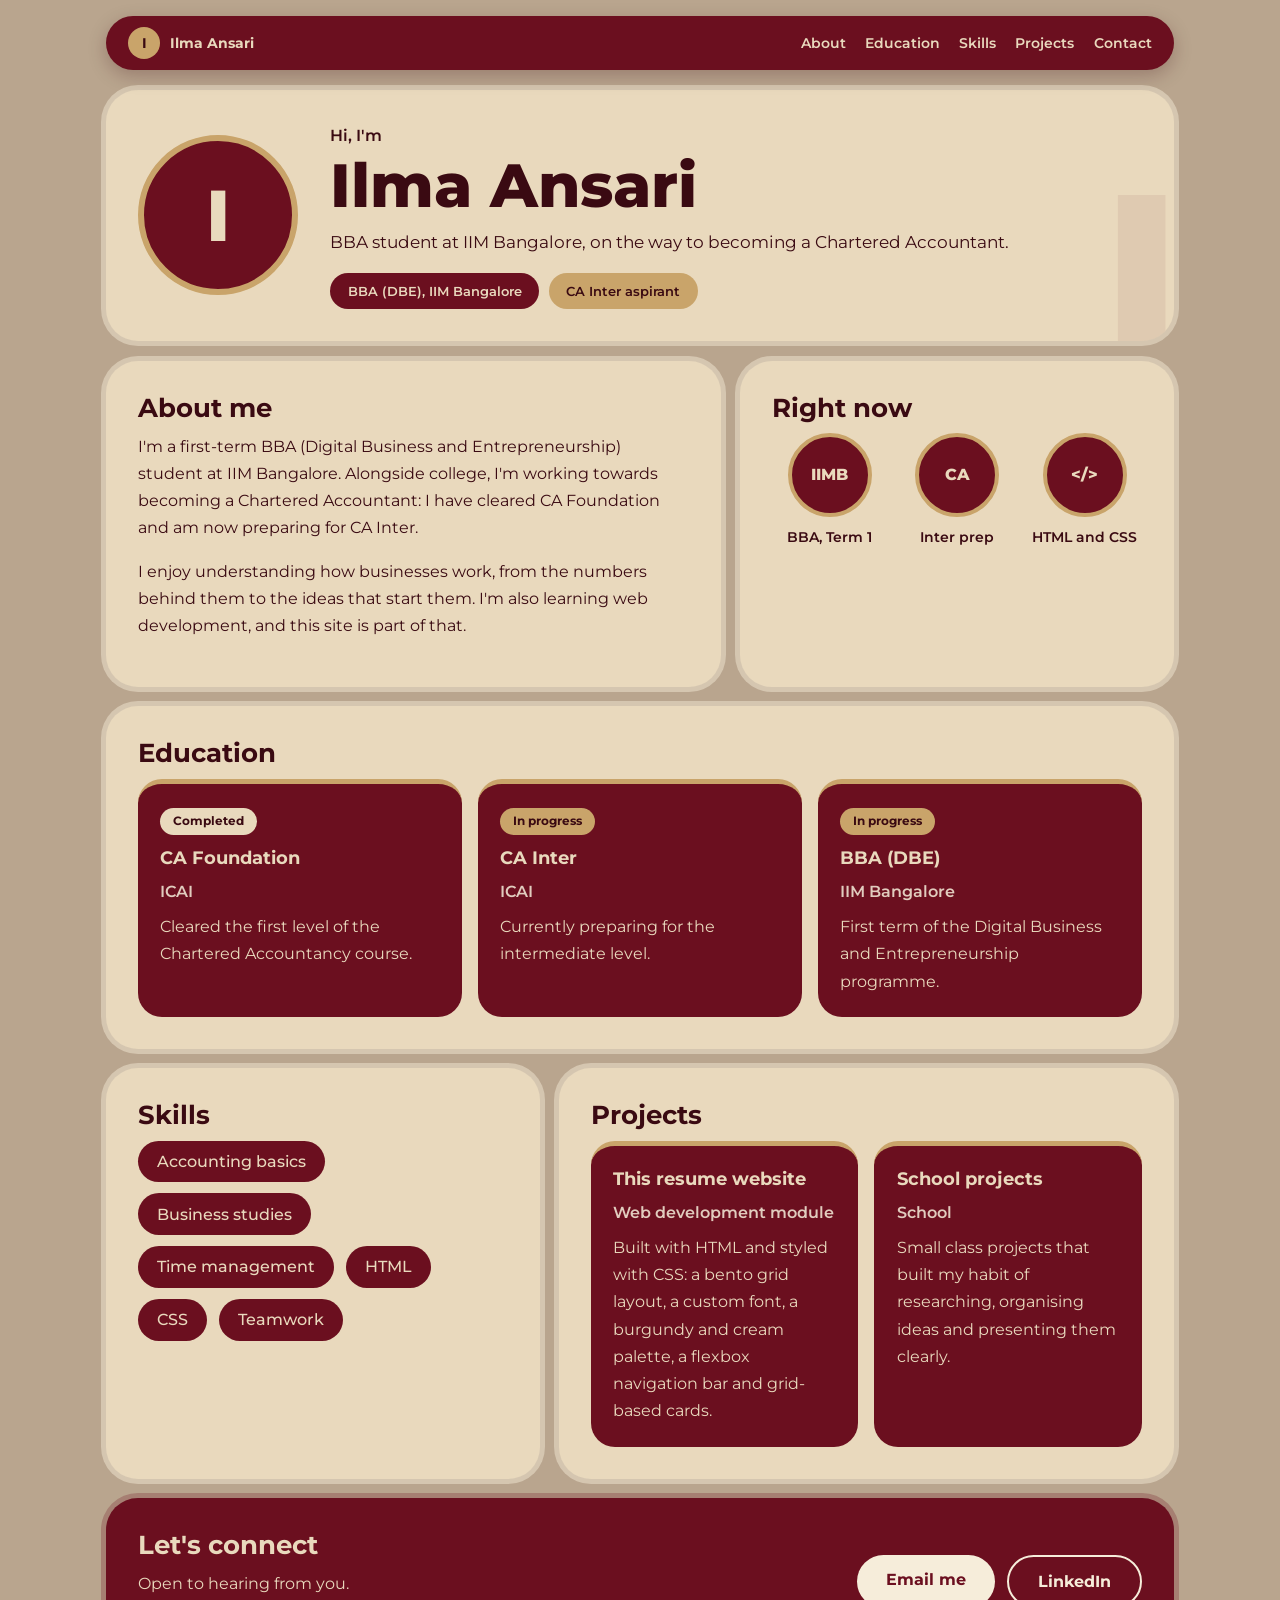
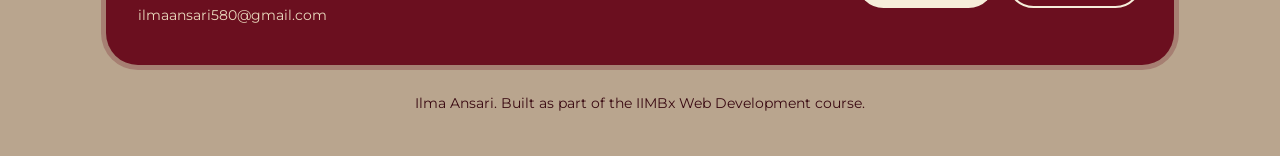
<file: index.html>
<!DOCTYPE html>
<html lang="en">
<head>
  <meta charset="UTF-8">
  <meta name="viewport" content="width=device-width, initial-scale=1">
  <title>Ilma Ansari | Resume</title>
  <!-- Google Font: Montserrat -->
  <link rel="preconnect" href="https://fonts.googleapis.com">
  <link rel="preconnect" href="https://fonts.gstatic.com" crossorigin>
  <link href="https://fonts.googleapis.com/css2?family=Montserrat:wght@400;500;700;800&display=swap" rel="stylesheet">
  <link rel="stylesheet" href="style.css">
</head>
<body>
<div class="page">

  <!-- Pill-shaped navigation bar -->
  <header id="top-nav">
    <a class="brand" href="#hero"><span class="brand-dot">I</span> Ilma Ansari</a>
    <nav>
      <a href="#about">About</a>
      <a href="#education">Education</a>
      <a href="#skills">Skills</a>
      <a href="#projects">Projects</a>
      <a href="#contact">Contact</a>
    </nav>
  </header>

  <!-- Bento grid: tiles sit side by side on larger screens -->
  <main class="bento">

    <!-- Tile 1: hero -->
    <section id="hero" class="tile hero">
      <div class="avatar">I</div>
      <div class="hero-text">
        <p class="hello">Hi, I'm</p>
        <h1>Ilma Ansari</h1>
        <p class="tagline">BBA student at IIM Bangalore, on the way to becoming a Chartered Accountant.</p>
        <div class="chip-row">
          <span class="badge">BBA (DBE), IIM Bangalore</span>
          <span class="badge gold">CA Inter aspirant</span>
        </div>
      </div>
    </section>

    <!-- Tile 3: about -->
    <section id="about" class="tile about">
      <h2>About me</h2>
      <p>I'm a first-term BBA (Digital Business and Entrepreneurship) student at IIM Bangalore. Alongside college, I'm working towards becoming a Chartered Accountant: I have cleared CA Foundation and am now preparing for CA Inter.</p>
      <p>I enjoy understanding how businesses work, from the numbers behind them to the ideas that start them. I'm also learning web development, and this site is part of that.</p>
    </section>

    <!-- Tile 4: three round highlights, like the circles on the Pinterest board -->
    <section class="tile now">
      <h2>Right now</h2>
      <div class="circle-row">
        <div class="circle-item">
          <div class="circle">IIMB</div>
          <p>BBA, Term 1</p>
        </div>
        <div class="circle-item">
          <div class="circle">CA</div>
          <p>Inter prep</p>
        </div>
        <div class="circle-item">
          <div class="circle">&lt;/&gt;</div>
          <p>HTML and CSS</p>
        </div>
      </div>
    </section>

    <!-- Tile 5: education, three cards in a row -->
    <section id="education" class="tile wide">
      <h2>Education</h2>
      <div class="card-grid">
        <article class="card">
          <span class="status done">Completed</span>
          <h3>CA Foundation</h3>
          <p class="meta">ICAI</p>
          <p>Cleared the first level of the Chartered Accountancy course.</p>
        </article>
        <article class="card">
          <span class="status going">In progress</span>
          <h3>CA Inter</h3>
          <p class="meta">ICAI</p>
          <p>Currently preparing for the intermediate level.</p>
        </article>
        <article class="card">
          <span class="status going">In progress</span>
          <h3>BBA (DBE)</h3>
          <p class="meta">IIM Bangalore</p>
          <p>First term of the Digital Business and Entrepreneurship programme.</p>
        </article>
      </div>
    </section>

    <!-- Tile 6: skills -->
    <section id="skills" class="tile skills">
      <h2>Skills</h2>
      <!-- Edit this list to match your real skills -->
      <ul class="skill-list">
        <li>Accounting basics</li>
        <li>Business studies</li>
        <li>Time management</li>
        <li>HTML</li>
        <li>CSS</li>
        <li>Teamwork</li>
      </ul>
    </section>

    <!-- Tile 7: projects -->
    <section id="projects" class="tile projects">
      <h2>Projects</h2>
      <div class="card-grid two">
        <article class="card">
          <h3>This resume website</h3>
          <p class="meta">Web development module</p>
          <p>Built with HTML and styled with CSS: a bento grid layout, a custom font, a burgundy and cream palette, a flexbox navigation bar and grid-based cards.</p>
        </article>
        <article class="card">
          <h3>School projects</h3>
          <p class="meta">School</p>
          <p>Small class projects that built my habit of researching, organising ideas and presenting them clearly.</p>
        </article>
      </div>
    </section>

    <!-- Last tile: contact strip (dark) -->
    <section id="contact" class="tile dark contact">
      <div>
        <h2>Let's connect</h2>
        <p>Open to hearing from you.</p>
        <p class="small">ilmaansari580@gmail.com</p>
      </div>
      <div class="button-stack">
        <a class="button" href="mailto:ilmaansari580@gmail.com">Email me</a>
        <a class="button outline" href="https://www.linkedin.com/in/ilma-ansari-3b3694415" target="_blank" rel="noopener">LinkedIn</a>
      </div>
    </section>

  </main>

  <footer>
    <p>Ilma Ansari. Built as part of the IIMBx Web Development course.</p>
  </footer>

</div>
</body>
</html>
</file>
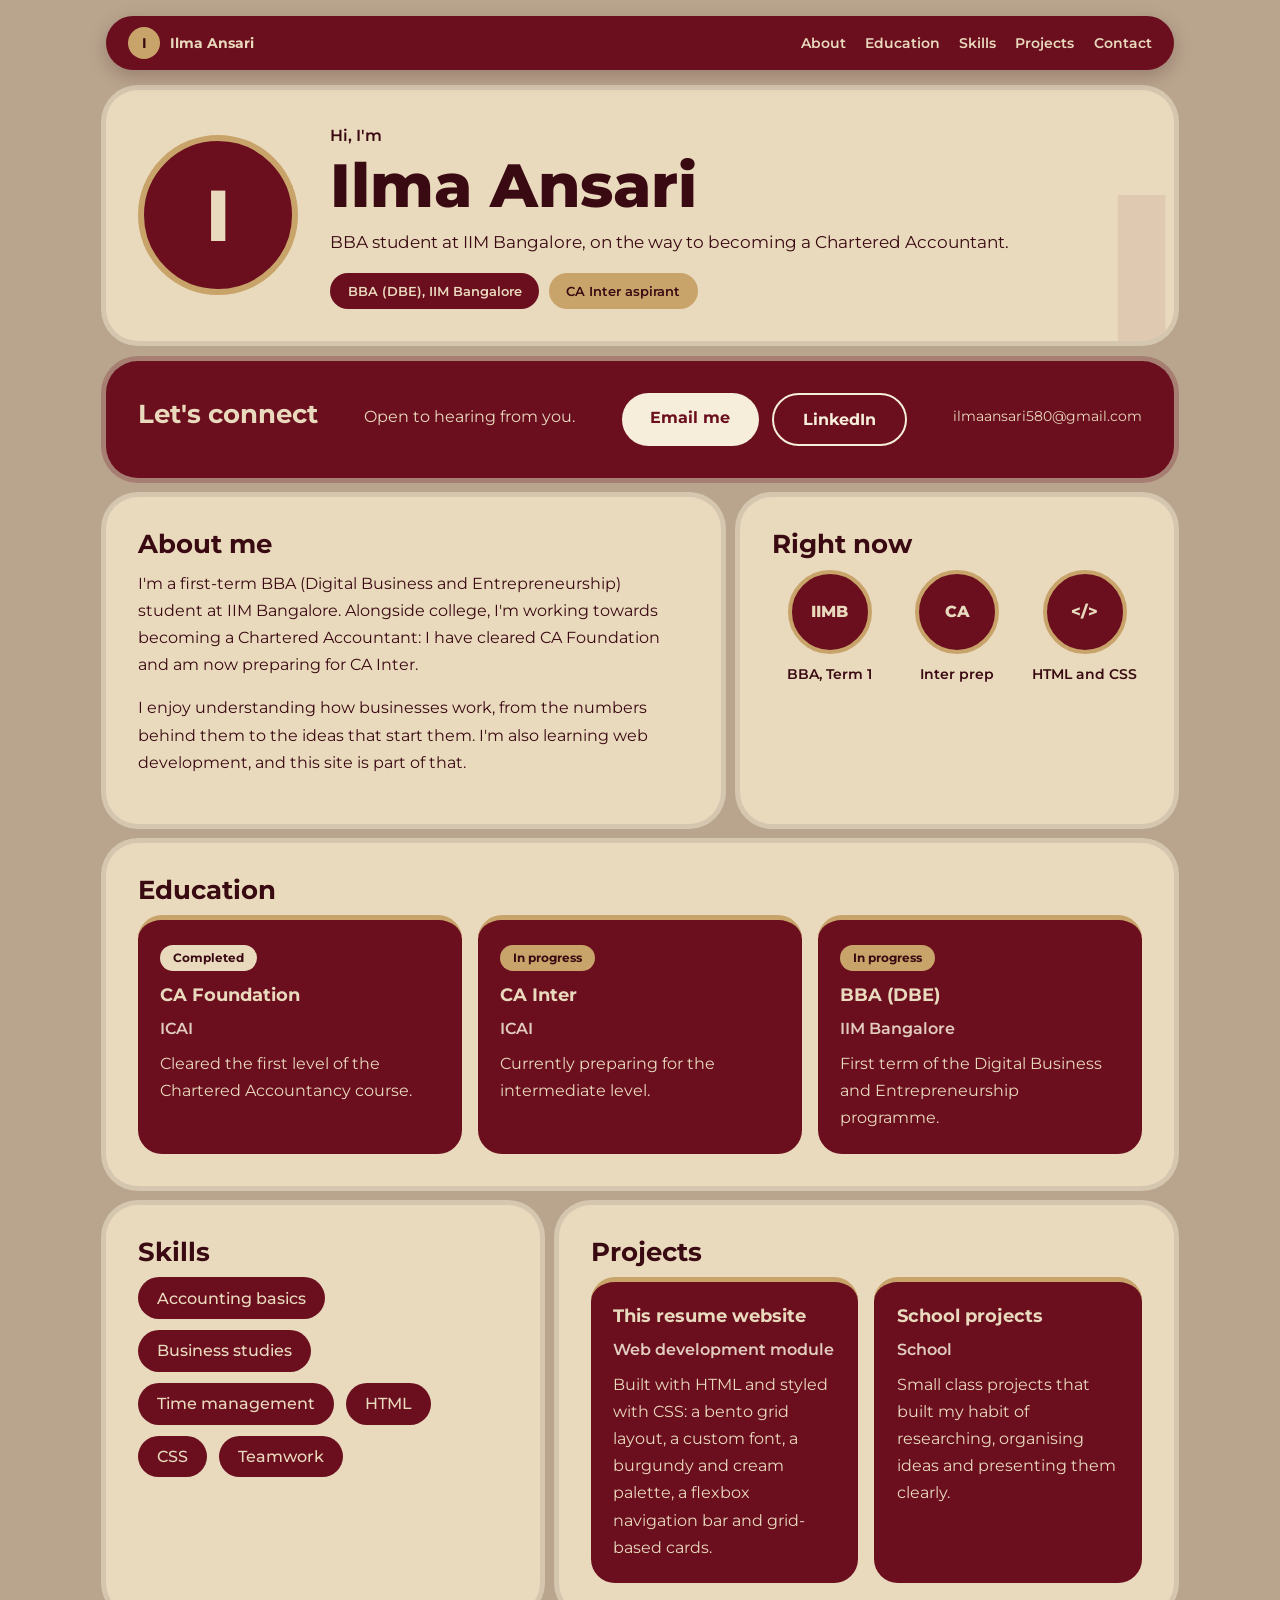
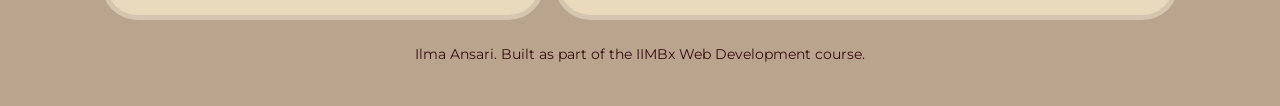
<file:  new html .html>
<!DOCTYPE html>
<html lang="en">
<head>
  <meta charset="UTF-8">
  <meta name="viewport" content="width=device-width, initial-scale=1">
  <title>Ilma Ansari | Resume</title>
  <!-- Google Font: Montserrat -->
  <link rel="preconnect" href="https://fonts.googleapis.com">
  <link rel="preconnect" href="https://fonts.gstatic.com" crossorigin>
  <link href="https://fonts.googleapis.com/css2?family=Montserrat:wght@400;500;700;800&display=swap" rel="stylesheet">
  <link rel="stylesheet" href="style.css">
</head>
<body>
<div class="page">

  <!-- Pill-shaped navigation bar -->
  <header id="top-nav">
    <a class="brand" href="#hero"><span class="brand-dot">I</span> Ilma Ansari</a>
    <nav>
      <a href="#about">About</a>
      <a href="#education">Education</a>
      <a href="#skills">Skills</a>
      <a href="#projects">Projects</a>
      <a href="#contact">Contact</a>
    </nav>
  </header>

  <!-- Bento grid: tiles sit side by side on larger screens -->
  <main class="bento">

    <!-- Tile 1: hero -->
    <section id="hero" class="tile hero">
      <div class="avatar">I</div>
      <div class="hero-text">
        <p class="hello">Hi, I'm</p>
        <h1>Ilma Ansari</h1>
        <p class="tagline">BBA student at IIM Bangalore, on the way to becoming a Chartered Accountant.</p>
        <div class="chip-row">
          <span class="badge">BBA (DBE), IIM Bangalore</span>
          <span class="badge gold">CA Inter aspirant</span>
        </div>
      </div>
    </section>

    <!-- Tile 2: contact card (dark) -->
    <aside id="contact" class="tile dark contact">
      <h2>Let's connect</h2>
      <p>Open to hearing from you.</p>
      <div class="button-stack">
        <a class="button" href="mailto:ilmaansari580@gmail.com">Email me</a>
        <a class="button outline" href="https://www.linkedin.com/in/ilma-ansari-3b3694415" target="_blank" rel="noopener">LinkedIn</a>
      </div>
      <p class="small">ilmaansari580@gmail.com</p>
    </aside>

    <!-- Tile 3: about -->
    <section id="about" class="tile about">
      <h2>About me</h2>
      <p>I'm a first-term BBA (Digital Business and Entrepreneurship) student at IIM Bangalore. Alongside college, I'm working towards becoming a Chartered Accountant: I have cleared CA Foundation and am now preparing for CA Inter.</p>
      <p>I enjoy understanding how businesses work, from the numbers behind them to the ideas that start them. I'm also learning web development, and this site is part of that.</p>
    </section>

    <!-- Tile 4: three round highlights, like the circles on the Pinterest board -->
    <section class="tile now">
      <h2>Right now</h2>
      <div class="circle-row">
        <div class="circle-item">
          <div class="circle">IIMB</div>
          <p>BBA, Term 1</p>
        </div>
        <div class="circle-item">
          <div class="circle">CA</div>
          <p>Inter prep</p>
        </div>
        <div class="circle-item">
          <div class="circle">&lt;/&gt;</div>
          <p>HTML and CSS</p>
        </div>
      </div>
    </section>

    <!-- Tile 5: education, three cards in a row -->
    <section id="education" class="tile wide">
      <h2>Education</h2>
      <div class="card-grid">
        <article class="card">
          <span class="status done">Completed</span>
          <h3>CA Foundation</h3>
          <p class="meta">ICAI</p>
          <p>Cleared the first level of the Chartered Accountancy course.</p>
        </article>
        <article class="card">
          <span class="status going">In progress</span>
          <h3>CA Inter</h3>
          <p class="meta">ICAI</p>
          <p>Currently preparing for the intermediate level.</p>
        </article>
        <article class="card">
          <span class="status going">In progress</span>
          <h3>BBA (DBE)</h3>
          <p class="meta">IIM Bangalore</p>
          <p>First term of the Digital Business and Entrepreneurship programme.</p>
        </article>
      </div>
    </section>

    <!-- Tile 6: skills -->
    <section id="skills" class="tile skills">
      <h2>Skills</h2>
      <!-- Edit this list to match your real skills -->
      <ul class="skill-list">
        <li>Accounting basics</li>
        <li>Business studies</li>
        <li>Time management</li>
        <li>HTML</li>
        <li>CSS</li>
        <li>Teamwork</li>
      </ul>
    </section>

    <!-- Tile 7: projects -->
    <section id="projects" class="tile projects">
      <h2>Projects</h2>
      <div class="card-grid two">
        <article class="card">
          <h3>This resume website</h3>
          <p class="meta">Web development module</p>
          <p>Built with HTML and styled with CSS: a bento grid layout, a custom font, a burgundy and cream palette, a flexbox navigation bar and grid-based cards.</p>
        </article>
        <article class="card">
          <h3>School projects</h3>
          <p class="meta">School</p>
          <p>Small class projects that built my habit of researching, organising ideas and presenting them clearly.</p>
        </article>
      </div>
    </section>

  </main>

  <footer>
    <p>Ilma Ansari. Built as part of the IIMBx Web Development course.</p>
  </footer>

</div>
</body>
</html>
</file>
<file: style.css>
/* ============================================================
   COLOUR PALETTE (inspired by a Pinterest burgundy and taupe board)
   taupe     #B9A58E  page background
   burgundy  #6B0F1F  nav bar, cards, buttons
   cream     #E9D9BD  main tiles
   light     #F6EDDA  highlights and borders
   gold      #C9A46A  small accents
   ink       #3A0A12  text on cream
   ============================================================ */

/* ---------- ELEMENT SELECTORS: base styles ---------- */
* { box-sizing: border-box; }

html { scroll-behavior: smooth; scroll-padding-top: 90px; }

body {
  margin: 0;
  background: #B9A58E;
  color: #3A0A12;
  font-family: "Montserrat", Arial, sans-serif;
  font-size: 1rem;
  line-height: 1.7;
}

h1, h2, h3 { margin: 0 0 0.6rem; line-height: 1.2; font-weight: 700; }
h1 { font-size: clamp(2.2rem, 6vw, 3.8rem); font-weight: 800; margin-bottom: 0.4rem; }
h2 { font-size: 1.6rem; }
h3 { font-size: 1.1rem; }

p { margin: 0 0 1rem; max-width: 62ch; }

a { color: #6B0F1F; font-weight: 600; }
a:focus-visible { outline: 3px solid #C9A46A; outline-offset: 3px; }

/* ---------- CLASS: page wrapper (flexbox column) ---------- */
.page {
  max-width: 1100px;
  margin: 0 auto;
  padding: 1rem;
  display: flex;
  flex-direction: column;
  gap: 1.2rem;
}

/* ---------- ID: navigation bar (flexbox + sticky position) ---------- */
#top-nav {
  position: sticky;
  top: 0.8rem;
  z-index: 10;
  display: flex;
  justify-content: space-between;
  align-items: center;
  flex-wrap: wrap;
  gap: 0.6rem 1.2rem;
  padding: 0.7rem 1.4rem;
  background: #6B0F1F;
  border-radius: 999px;
  box-shadow: 0 6px 18px rgba(58, 10, 18, 0.25);
}

#top-nav nav { display: flex; flex-wrap: wrap; gap: 0.3rem 1.2rem; }
#top-nav a { color: #E9D9BD; text-decoration: none; font-size: 0.9rem; }
#top-nav a:hover { color: #C9A46A; }

.brand { display: flex; align-items: center; gap: 0.6rem; font-weight: 700; }

.brand-dot {
  display: inline-flex;
  align-items: center;
  justify-content: center;
  width: 2rem;
  height: 2rem;
  border-radius: 50%;
  background: #C9A46A;
  color: #3A0A12;
}

/* ---------- BENTO GRID: 12 columns, tiles span different widths ---------- */
.bento {
  display: grid;
  grid-template-columns: repeat(12, 1fr);
  gap: 1.2rem;
}

.tile {
  background: #E9D9BD;
  border-radius: 32px;
  padding: 2rem;
  box-shadow: 0 0 0 5px rgba(246, 237, 218, 0.45);
  transition: transform 0.2s ease, box-shadow 0.2s ease;
}
.tile:hover { transform: translateY(-4px); box-shadow: 0 0 0 5px rgba(246, 237, 218, 0.7), 0 14px 24px rgba(58, 10, 18, 0.2); }

/* How many of the 12 columns each tile takes */
.hero     { grid-column: span 12; }
.contact  { grid-column: span 12; }
.about    { grid-column: span 7; }
.now      { grid-column: span 5; }
.wide     { grid-column: span 12; }
.skills   { grid-column: span 5; }
.projects { grid-column: span 7; }

.tile.dark { background: #6B0F1F; color: #E9D9BD; box-shadow: 0 0 0 5px rgba(107, 15, 31, 0.25); }

/* ---------- Hero tile ---------- */
.hero {
  display: flex;
  align-items: center;
  gap: 2rem;
  position: relative;
  overflow: hidden;
}

/* Big faint letter in the background for depth */
.hero::after {
  content: "I";
  position: absolute;
  right: -0.5rem;
  bottom: -3.5rem;
  font-size: 15rem;
  font-weight: 800;
  line-height: 1;
  color: #6B0F1F;
  opacity: 0.07;
  pointer-events: none;
}

.avatar {
  flex-shrink: 0;
  width: 160px;
  height: 160px;
  border-radius: 50%;
  display: flex;
  align-items: center;
  justify-content: center;
  background: #6B0F1F;
  color: #E9D9BD;
  font-size: 4.5rem;
  font-weight: 800;
  border: 6px solid #C9A46A;
}

.hello { font-weight: 600; margin-bottom: 0; }
.tagline { font-size: 1.05rem; }

.chip-row { display: flex; flex-wrap: wrap; gap: 0.6rem; }

.badge {
  display: inline-block;
  padding: 0.45rem 1.1rem;
  background: #6B0F1F;
  color: #E9D9BD;
  border-radius: 999px;
  font-size: 0.82rem;
  font-weight: 600;
}
.badge.gold { background: #C9A46A; color: #3A0A12; }

/* ---------- Contact tile (last, full width) ---------- */
.contact { display: flex; flex-wrap: wrap; align-items: center; justify-content: space-between; gap: 1.2rem; }
.contact p { margin-bottom: 0.4rem; }
.button-stack { display: flex; flex-wrap: wrap; gap: 0.8rem; }

.button {
  display: inline-block;
  padding: 0.7rem 1.8rem;
  background: #F6EDDA;
  color: #6B0F1F;
  border-radius: 999px;
  text-align: center;
  text-decoration: none;
  font-weight: 700;
}
.button.outline { background: transparent; color: #F6EDDA; border: 2px solid #F6EDDA; }
.button:hover { background: #C9A46A; color: #3A0A12; border-color: #C9A46A; }

.small { font-size: 0.85rem; margin: 0; word-break: break-all; }

/* ---------- Round highlights ---------- */
.circle-row { display: flex; justify-content: space-between; gap: 0.8rem; }
.circle-item { text-align: center; flex: 1; }
.circle-item p { font-size: 0.85rem; font-weight: 600; margin: 0.6rem auto 0; }

.circle {
  width: 84px;
  height: 84px;
  margin: 0 auto;
  border-radius: 50%;
  display: flex;
  align-items: center;
  justify-content: center;
  background: #6B0F1F;
  color: #E9D9BD;
  font-weight: 800;
  border: 4px solid #C9A46A;
}

/* ---------- Cards (CSS grid) ---------- */
.card-grid {
  display: grid;
  grid-template-columns: repeat(auto-fit, minmax(210px, 1fr));
  gap: 1rem;
}

.card {
  background: #6B0F1F;
  color: #E9D9BD;
  border-radius: 24px;
  padding: 1.4rem;
  border-top: 5px solid #C9A46A;
}
.card p:last-child { margin-bottom: 0; }

.meta { font-weight: 600; color: #F6EDDA; opacity: 0.85; margin-bottom: 0.5rem; }

.status {
  display: inline-block;
  padding: 0.2rem 0.8rem;
  margin-bottom: 0.8rem;
  border-radius: 999px;
  font-size: 0.75rem;
  font-weight: 700;
}
.status.done  { background: #E9D9BD; color: #3A0A12; }
.status.going { background: #C9A46A; color: #3A0A12; }

/* ---------- Skills (flexbox wrap) ---------- */
.skill-list {
  display: flex;
  flex-wrap: wrap;
  gap: 0.7rem;
  list-style: none;
  margin: 0;
  padding: 0;
}

.skill-list li {
  background: #6B0F1F;
  color: #E9D9BD;
  padding: 0.45rem 1.2rem;
  border-radius: 999px;
  font-weight: 500;
}

/* ---------- Footer ---------- */
footer { text-align: center; padding: 0.5rem 1rem 1.5rem; font-size: 0.85rem; }
footer p { margin: 0 auto; }

/* ---------- Tablets and phones: tiles stack ---------- */
@media (max-width: 860px) {
  .hero, .contact, .about, .now, .skills, .projects { grid-column: span 12; }
}

@media (max-width: 640px) {
  .tile { padding: 1.5rem; border-radius: 26px; }
  #top-nav { border-radius: 28px; flex-direction: column; align-items: stretch; }
  /* Menu scrolls sideways instead of wrapping */
  #top-nav nav { flex-wrap: nowrap; overflow-x: auto; gap: 1.2rem; padding-bottom: 0.2rem; }
  #top-nav nav a { white-space: nowrap; }
  /* Cards become a swipeable row instead of a long vertical list */
  .card-grid { display: flex; overflow-x: auto; scroll-snap-type: x mandatory; gap: 1rem; padding-bottom: 0.6rem; }
  .card-grid .card { flex: 0 0 80%; scroll-snap-align: start; }
  .contact { flex-direction: column; align-items: flex-start; }
  .hero { flex-direction: column; text-align: center; }
  .chip-row { justify-content: center; }
  .avatar { width: 130px; height: 130px; font-size: 3.5rem; }
}

@media (prefers-reduced-motion: reduce) {
  .tile { transition: none; }
  .tile:hover { transform: none; }
}
</file>
